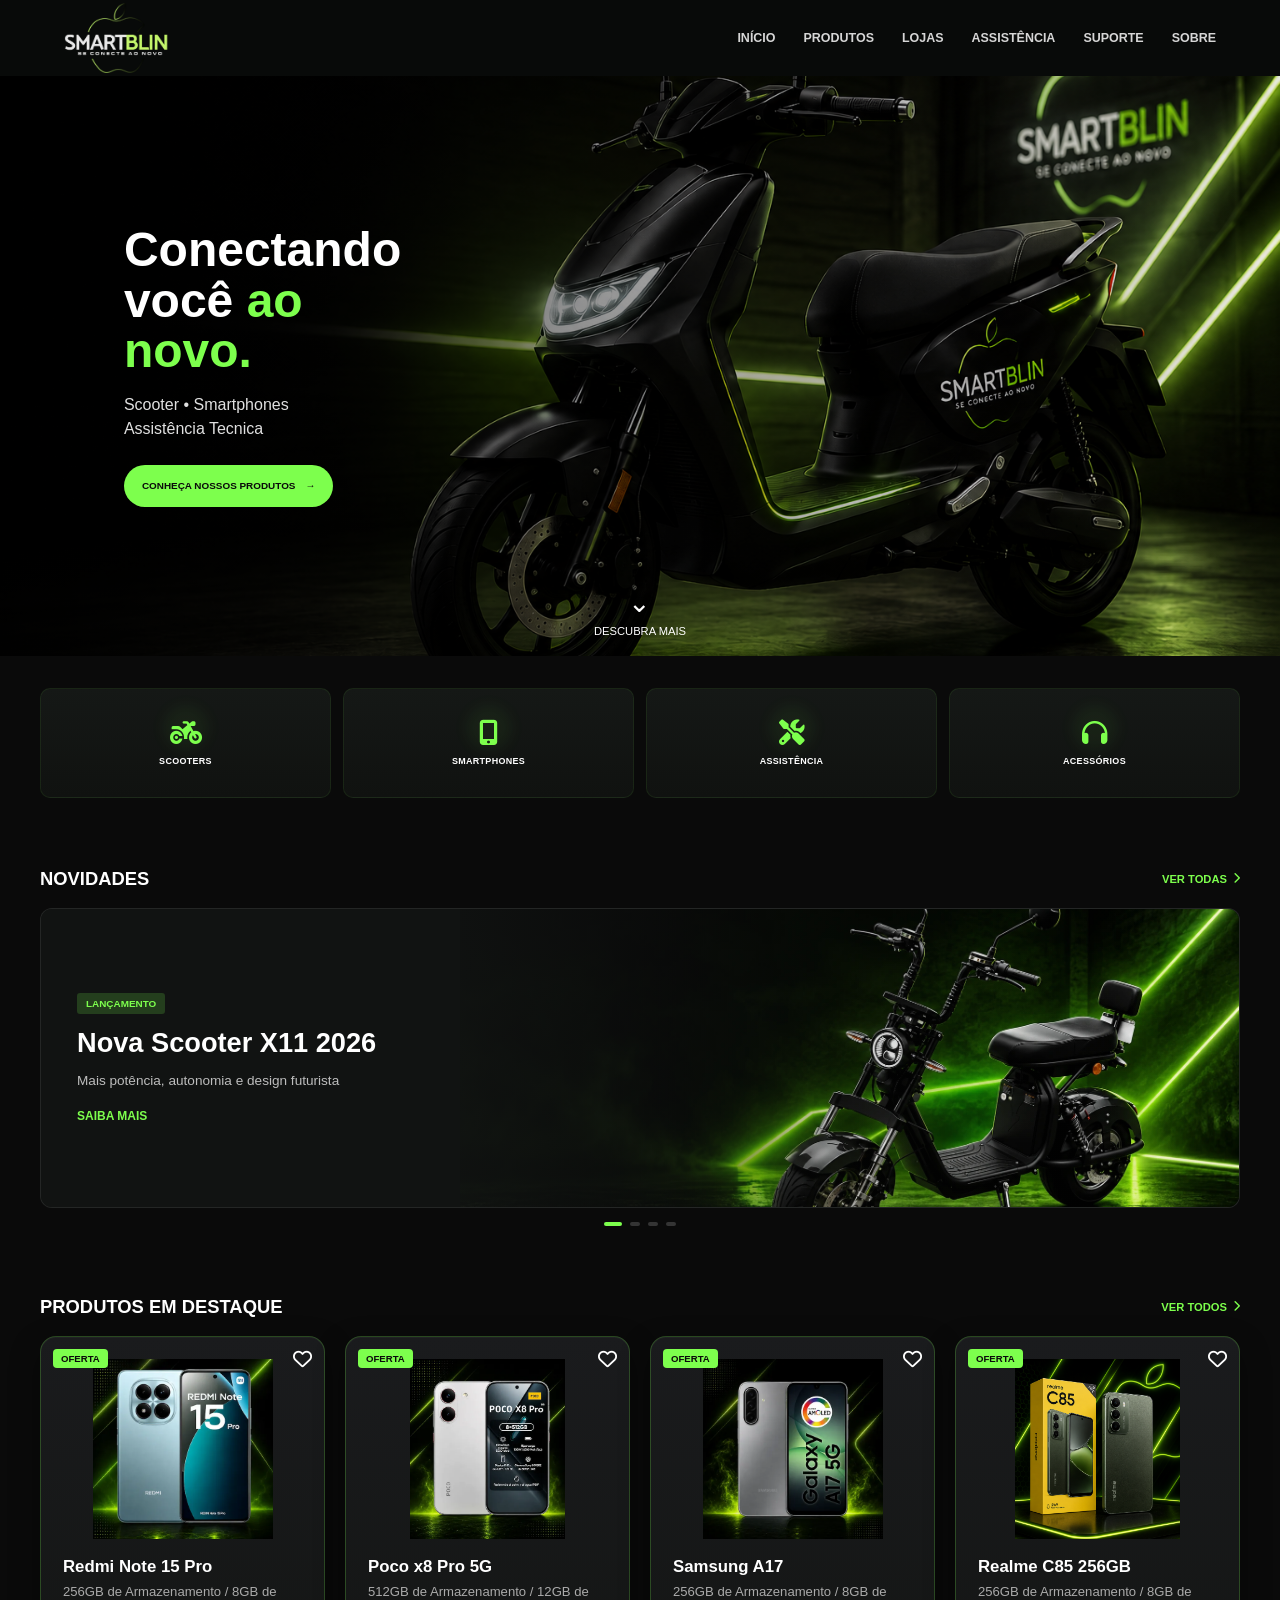
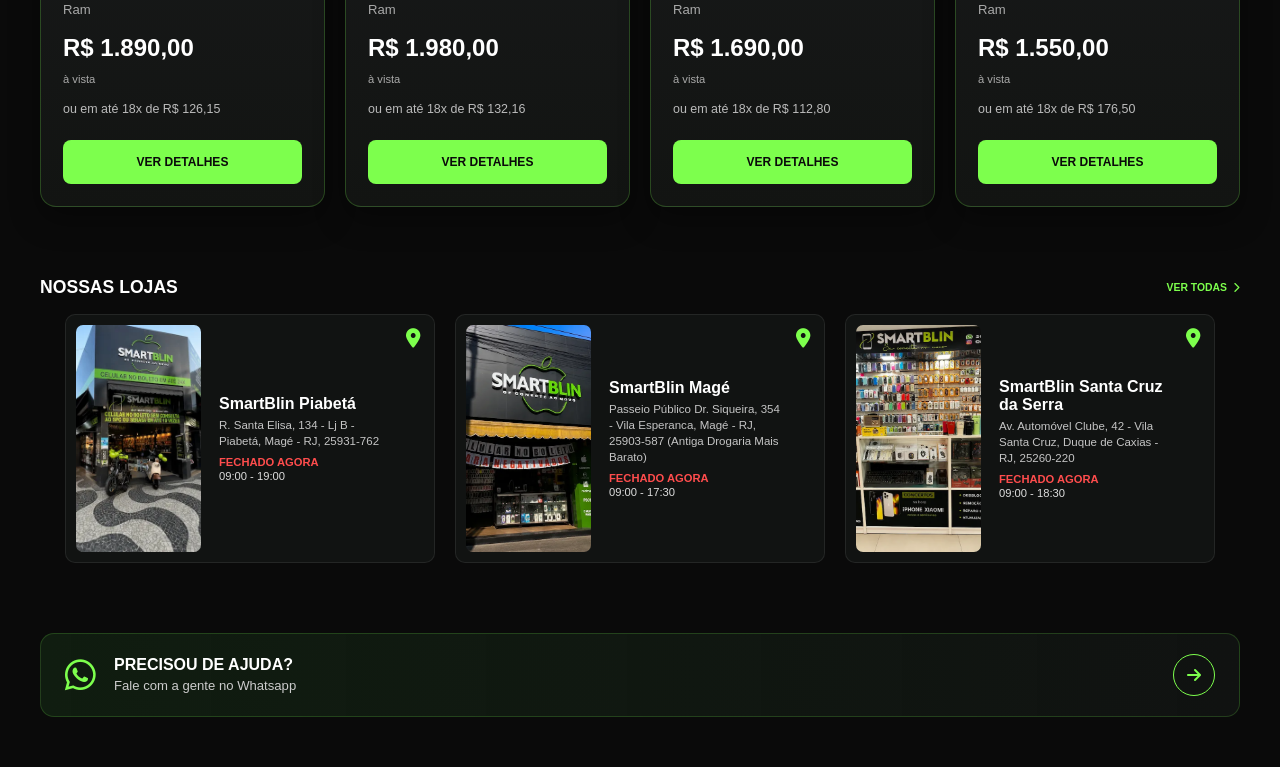
<file: docs/index.html>
<!DOCTYPE html>
<html lang="pt-BR">
<head>
    <meta charset="UTF-8">
    <meta name="viewport" content="width=device-width, initial-scale=1.0">
    <title>Smartblin 2.0</title>
    <link rel="stylesheet" href="css/style.css">
    <link rel="stylesheet" href="css/resposive.css">
    <link rel="stylesheet" href="https://cdnjs.cloudflare.com/ajax/libs/font-awesome/6.7.2/css/all.min.css">
</head>
<body>
    <header class="header">
        <a href="#" class="logo">
            <img src="assets/images/logo-smartblin.webp" alt="Smartblin">
        </a>

        <button class="menu-btn" aria-label="Abrir menu">
            <span></span>
            <span></span>
            <span></span>
        </button>

        <nav class="menu-mobile">
          <div class="menu-topo">
            <img src="assets/images/logo-smartblin.webp" alt="Smartblin">
            <button class="fechar-menu" aria-label="Fechar menu">✕</button>
          </div>

          <div class="menu-divisor"></div>

          <div class="menu-links">

            <a href="index.html" class="ativo">
            <span class="icone-menu">⌂</span>
            <span>Início</span>
            </a>

            <a href="produtos.html">
            <span class="icone-menu">▣</span>
            <span>Produtos</span>
            </a>

            <a href="index.html#lojas">
            <span class="icone-menu">⌖</span>
            <span>Lojas</span>
            </a>

            <a href="assistencia.html">
            <span class="icone-menu">⚒</span>
            <span>Assistência</span>
            </a>

            <a href="index.html#suporte">
            <span class="icone-menu">◉</span>
            <span>Suporte</span>
            </a>

            <a href="index.html#sobre">
            <span class="icone-menu">ⓘ</span>
            <span>Sobre nós</span>
            </a>

          </div>
          
        </nav>

        <div class="menu-overlay"></div>

        <nav class="menu-desktop">
            <a href="index.html">Início</a>
            <a href="produtos.html">Produtos</a>
            <a href="index.html#lojas">Lojas</a>
            <a href="assistencia.html">Assistência</a>
            <a href="index.html#suporte">Suporte</a>
            <a href="index.html#sobre">Sobre</a>
        </nav>
    </header>
    <main>
        <section class="hero" id="inicio">

            <img
            src="assets/images/hero-smartblin.webp"
            alt=""
            class="hero-bg"
            fetchpriority="high"
            decoding="async">

            <div class="hero-overlay"></div>
            <div class="hero-conteudo">
                <h1>Conectando você <span>ao novo.</span></h1>
                <p>Scooter • Smartphones<br>
               Assistência Tecnica</p>
                <a href="#produtos" class="btn-hero">
                    Conheça nossos produtos
                    <span>→</span>
                </a>
            </div>
            <div class="descubra-mais">
                <span>⌄</span>
                <p>Descubra mais</p>
            </div>
        </section>
        <section class="categorias-rapidas">
            <a href="produtos.html" class="categoria-card">
                <i class="fa-solid fa-motorcycle"></i>
                <span>Scooters</span>
            </a>
            <a href="#smartphones" class="categoria-card">
                <i class="fa-solid fa-mobile-screen-button"></i>
                <span>Smartphones</span>
            </a>
            <a href="assistencia.html" class="categoria-card">
                <i class="fa-solid fa-screwdriver-wrench"></i>
                <span>Assistência</span>
            </a>
            <a href="#acessorios" class="categoria-card">
                <i class="fa-solid fa-headphones"></i>
                <span>Acessórios</span>
            </a>
        </section>
        <section class="novidades" id="novidades">
            <div class="titulo-sessao">
                <h2>Novidades</h2>
                <a href="produtos.html">Ver Todas
                <i class="fa-solid fa-chevron-right"></i>
                </a>
            </div>

            <div class="novidades-card">
                <div class="novidades-conteudo">
                    <span class="novidades-tag" id="novidade-tag">
                        Lançamento
                    </span>

                    <h3 id="novidade-titulo">
                        Nova Scooter<br> X11 2026
                    </h3>

                    <p id="novidade-descricao"> Mais potência, autonomia<br>e design futurista.</p>
                    <a href="#" class="novidades-link" id="novidade-link">Saiba mais</a>
                </div>
                <div class="novidades-imagem">
                    <img id="novidade-imagem" src="assets/images/X11-novidades.webp" alt="Scooter X11 2026">
                </div>
            </div>

            <div class="novidades-indicadores">
           
            </div>
        </section>
        <section class="produtos-destaque" id="produtos">
        
        <div class="titulo-sessao">
            <h2>Produtos em Destaque</h2>

            <a href="produtos.html">
                Ver todos
                <i class="fa-solid fa-chevron-right"></i>
            </a>
        </div>

        <div class="produtos-carrossel"></div>
        </section>
    
        <section class="lojas" id="lojas">

            <div class="titulo-secao">
                <h2>Nossas Lojas</h2>

                <a href="produtos.html">
                    Ver todas
                    <i class="fa-solid fa-chevron-right"></i>
                </a>
            </div>

            <div class="lojas-carrossel"></div>

            <div class="lojas-indicadores"></div>
        </section>

        <section class="cta-whatsapp" id="suporte">

            <i class="fa-brands fa-whatsapp"></i>

            <div class="cta-whatsapp-texto">
                <h3>PRECISOU DE AJUDA?</h3>
                <p>Fale com a gente no Whatsapp</p>
            </div>

            <button
                class="cta-whatsapp-btn"
                id="abrir-whatsapp"
               aria-label="Escolher loja para falar no Whatsapp">
                <i class="fa-solid fa-arrow-right"></i>
            </button>
    
            
        </section>
    </main>
    
    <div class="modal-lojas" id="modal-lojas">
        <div class="modal-lojas-overlay"></div>

        <div class="modal-lojas-conteudo">

            <button class="modal-lojas-fechar" aria-label="Fechar">
                <i class="fa-solid fa-xmark"></i>
            </button>

            <h2>Escolha sua loja</h2>

            <p>
                Selecione a unidade para falar diretamente com nossa equipe.
            </p>
                    <div class="modal-lojas-lista"></div>
    </div>
        </div>

    <nav class="nav-inferior">
        <a href="#inicio" class="nav-item ativo">
            <i class="fa-solid fa-house"></i>
            <span>Inicio</span>
        </a>
        <a href="#produtos" class="nav-item">
            <i class="fa-solid fa-bag-shopping"></i>
            <span>Produtos</span>
        </a>
        <a href="#lojas" class="nav-item">
            <i class="fa-solid fa-location-dot"></i>
            <span>Lojas</span>
        </a>


    </nav>
 <script src="js/script.js"></script>
</body>
</html>
</file>
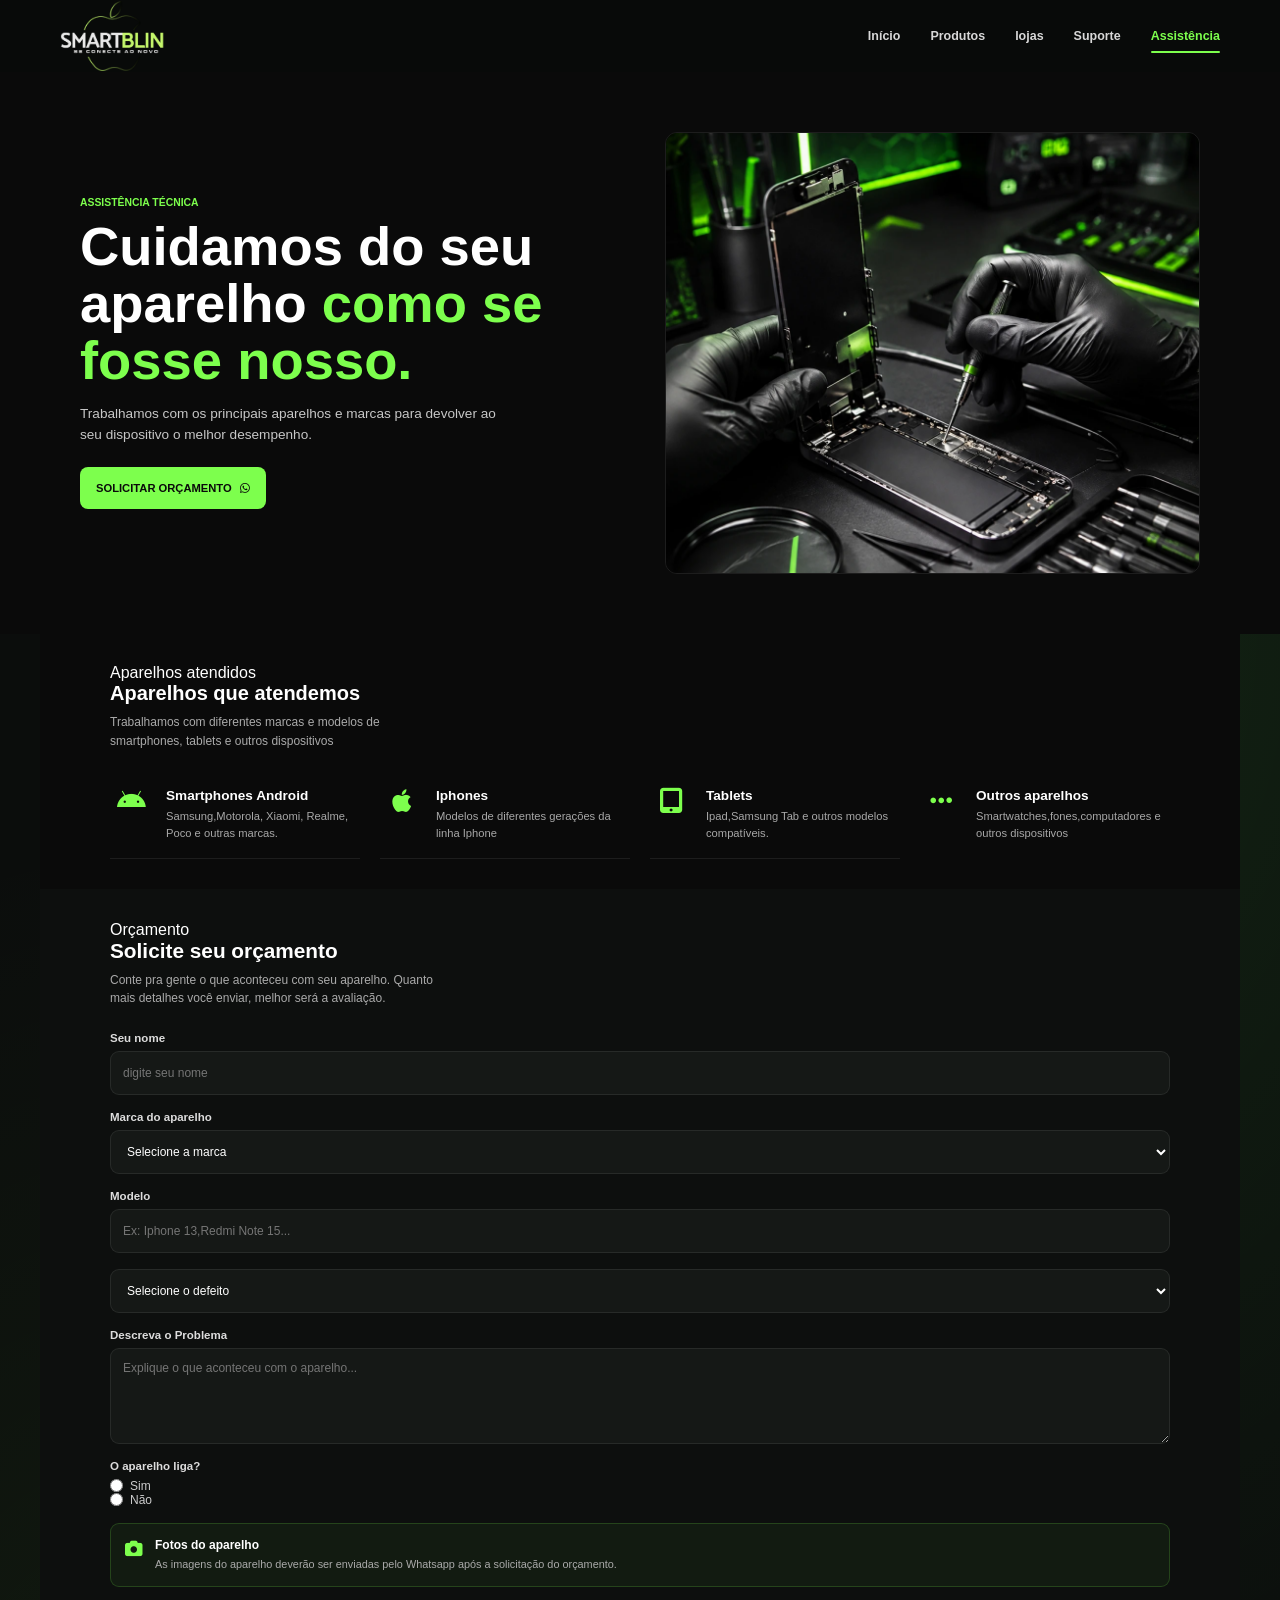
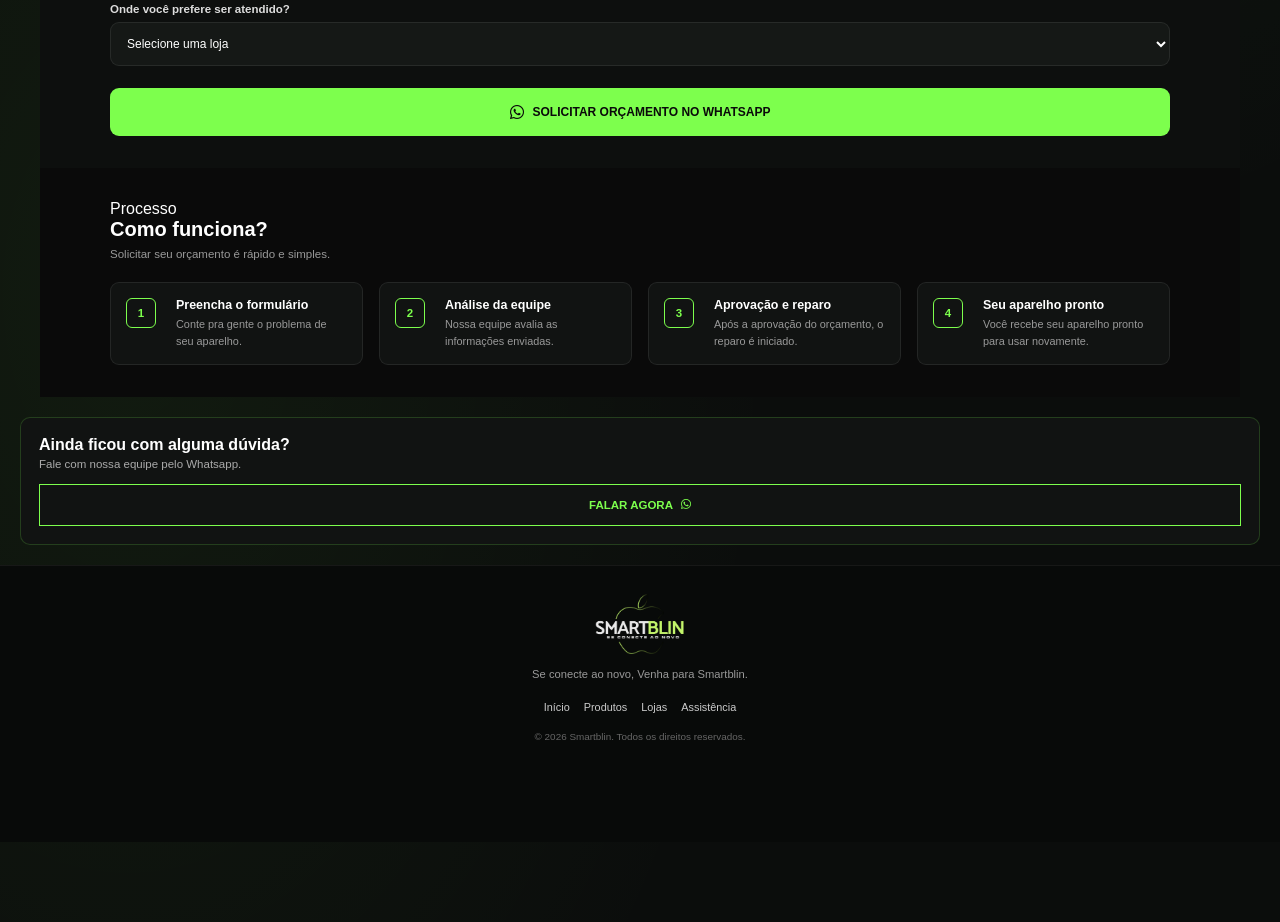
<file: docs/assistencia.html>
<!DOCTYPE html>
<html lang="pt-BR">
<head>
    <meta charset="UTF-8">
    <meta name="viewport" content="width=device-width, initial-scale=1.0">
    <title>Smartblin 2.0</title>
    <link rel="stylesheet" href="css/assistencia.css">
    <link rel="stylesheet" href="css/assistencia-responsive.css">
    <link rel="stylesheet" href="https://cdnjs.cloudflare.com/ajax/libs/font-awesome/6.7.2/css/all.min.css">
</head>
<body>
<header class="header">
    <a href="index.html" class="logo">
        <img src="assets/images/logo-smartblin.webp" alt="Smartblin">
    </a>

    <nav class="menu-desktop">
        <a href="index.html">Início</a>
        <a href="produtos.html">Produtos</a>
        <a href="index.html#lojas">lojas</a>
        <a href="index.html#suporte">Suporte</a>
        <a href="assistencia.html" class="ativo">Assistência</a>
    </nav>



    <nav class="menu-mobile">
        <div class="menu-topo">
            <img src="assets/images/logo-smartblin.webp" alt="Smartblin">

            <button class="fechar-menu" aria-label="fechar menu">
            <i class="fa-solid fa-xmark"></i>
            </button>
        </div>

       <div class="menu-divisor"></div>
        <div class="menu-links">
            <a href="index.html">
                <i class="fa-solid fa-house"></i>
                Inicio
            </a>
            <a href="produtos.html">
                <i class="fa-solid fa-bag-shopping"></i>
                Produtos
            </a>
            <a href="index.html#lojas">
                <i class="fa-solid fa-location-dot"></i>
                Lojas
            </a>
            <a href="index.html#suporte">
                <i class="fa-solid fa-headphones"></i>
                Suporte
            </a>
            <a href="assistencia.html" class="ativo">
                <i class="fa-solid fa-screwdriver-wrench"></i>
                Assistência
            </a>
        </div>
    </nav>

    <div class="menu-overlay"></div>

    <button class="menu-btn">
        <span></span>
        <span></span>
        <span></span>
    </button>

</header>
<main>
    <section class="assistencia-hero">
    
        <div class="assistencia-hero-conteudo">

            <span class="assitencia-tag">
            Assistência Técnica
            </span>

            <h1>
            Cuidamos do seu aparelho
            <span>como se fosse nosso.</span>
            </h1>

            <p>
                Trabalhamos com os principais aparelhos e marcas para devolver ao seu dispositivo o melhor desempenho.
            </p>

            <a href="#orcamento" class="btn-assistencia">
                Solicitar Orçamento
                <i class="fa-brands fa-whatsapp"></i>
            </a>

        </div>

        <div class="assistencia-hero-imagem">
            <img src="assets/images/assistencia.webp" alt="Técnico realizando manutenção em Smartphone" fetchpriority="high" decoding="async">
        </div>

    </section>
    <section class="aparelhos-atendidos">
        <div class="aparelhos-topo">
            <span class="assistencia-tag">Aparelhos atendidos</span>
        
            <h2>Aparelhos que atendemos</h2>

            <p>
                Trabalhamos com diferentes marcas e modelos de smartphones,
                tablets e outros dispositivos
            </p>
        </div>

        <div class="aparelhos-lista">

        <div class="aparelho-item">
            <i class="fa-brands fa-android"></i>

            <div>
                <h3>Smartphones Android</h3>
                <p>
                    Samsung,Motorola, Xiaomi, Realme, Poco e outras marcas.
                </p>
            </div>
        </div>

        <div class="aparelho-item">
            <i class="fa-brands fa-apple"></i>

            <div>
                <h3>Iphones</h3>
                <p>Modelos de diferentes gerações da linha Iphone</p>
            </div>
        </div>

        <div class="aparelho-item">
            <i class="fa-solid fa-tablet-screen-button"></i>

            <div>
                <h3>Tablets</h3>
                <p>Ipad,Samsung Tab e outros modelos compatíveis.</p>
            </div>
        </div>

        <div class="aparelho-item">
            <i class="fa-solid fa-ellipsis"></i>

            <div>
                <h3>Outros aparelhos</h3>
            <p>Smartwatches,fones,computadores e outros dispositivos</p>
            </div>
        </div>
    </div>
</section>

<section class="orcamento" id="orcamento">

    <div class="orcamento-topo">
        <span class="assistencia-tag">Orçamento</span>

        <h2>Solicite seu orçamento</h2>

        <p>
            Conte pra gente o que aconteceu com seu aparelho.
            Quanto mais detalhes você enviar, melhor será a avaliação.
        </p>
    </div>

    <form class="orcamento-form" id="orcamento-form">
        <div class="campo-form">
            <label for="nome-cliente">Seu nome</label>

            <input type="text" id="nome-cliente" placeholder="digite seu nome" required>
        </div>

        <div class="campo-form">
            <label for="marca-aparelho">Marca do aparelho</label>
            <select id="marca-aparelho" required>
                <option value="">Selecione a marca</option>
                <option value="Apple">Apple</option>
                <option value="Samsung">Samsung</option>
                <option value="Motorola">Motorola</option>
                <option value="Xiaomi">Xiaomi</option>
                <option value="Realme">Realme</option>
                <option value="Outra">Outra</option>
            </select>  
        </div>

        <div class="campo-form">
            <label for="modelo-aparelho">Modelo</label>

            <input
                type="text"
                id="modelo-aparelho"
                placeholder="Ex: Iphone 13,Redmi Note 15..."
                required
                >
        </div>

        <div class="campo-form">
            <select id="tipo-defeito" required>
                <option value="">Selecione o defeito</option>
                <option value="Tela quebrada">Tela quebrada</option>
                <option value="Não liga">Não liga</option>
                <option value="Problema na bateria">Problema na bateria</option>
                <option value="Problema no carregamento">Problema no carregamento</option>
                <option value="Câmera">Câmera</option>
                <option value="Áudio">Áudio</option>
                <option value="Outro">Outro</option>
            </select>
        </div>

        <div class="campo-form">
            <label for="descricao-defeito">Descreva o Problema</label>

            <textarea
                id="descricao-defeito"
                rows="5"
                placeholder="Explique o que aconteceu com o aparelho..."
                required
                ></textarea>
        </div>

        <div class="campo-form">
            <label>O aparelho liga?</label>
            <div class="opcoes-radio">

                <label>
                    <input
                        type="radio"
                        name="aparelho-liga"
                        value="sim"
                        required
                        >
                        Sim
                </label>

                <label>
                    <input
                        type="radio"
                        name="aparelho-liga"
                        value="não"
                        >
                        Não
                </label>
            </div>
        </div>

        <div class="campo-form">
            <div class="aviso-fotos">
                <i class="fa-solid fa-camera"></i>

                <div>
                    <strong>Fotos do aparelho</strong>
                    <p>
                        As imagens do aparelho deverão ser enviadas pelo Whatsapp após a solicitação do orçamento.
                    </p>
                </div>
            </div>
        </div>


        <div class="campo-form">
            <label for="loja-atendimento">
                Onde você prefere ser atendido?
            </label>

            <select id="loja-atendimento" required>
                <option value="">
                    Selecione uma loja
                </option>
            </select>
        </div>

        <button
            type="submit"
            class="btn-orcamento-whatsapp">
        <i class="fa-brands fa-whatsapp"></i>
        Solicitar orçamento no Whatsapp
    </button>
    </form>
</section>

<section class="como-funciona">

    <div class="como-funciona-topo">
        <span class="assistencia-tag">Processo</span>

        <h2>Como funciona?</h2>
        <p>
            Solicitar seu orçamento é rápido e simples.
        </p>
    </div>

    <div class="etapas-lista">

        <article class="etapa-item">
            <span class="etapa-numero">1</span>

            <div>
                <h3>Preencha o formulário</h3>
                <p>
                    Conte pra gente o problema de seu aparelho.
                </p>
            </div>
        </article>

        <article class="etapa-item">
            <span class="etapa-numero">2</span>

            <div>
                <h3>Análise da equipe</h3>
                <p>
                    Nossa equipe avalia as informações enviadas.
                </p>
            </div>
        </article>

        <article class="etapa-item">
            <span class="etapa-numero">3</span>

            <div>
                <h3>Aprovação e reparo</h3>
                <p>
                    Após a aprovação do orçamento, o reparo é iniciado.
                </p>
            </div>
        </article>

        <article class="etapa-item">
            <span class="etapa-numero">4</span>

            <div>
                <h3>Seu aparelho pronto</h3>
                <p>
                    Você recebe seu aparelho pronto para usar novamente.
                </p>
            </div>
        </article>
    </div>
</section>

<section class="cta-assistencia">

    <div>
        <h2>Ainda ficou com alguma dúvida?</h2>
        <p>Fale com nossa equipe pelo Whatsapp.</p>
    </div>

    <a href="#" class="cta-assistencia-btn" id="abrir-whatsapp">
        Falar agora
        <i class="fa-brands fa-whatsapp"></i>
    </a>
</section>

  <div class="modal-lojas" id="modal-lojas">
        <div class="modal-lojas-overlay"></div>

        <div class="modal-lojas-conteudo">

            <button class="modal-lojas-fechar" aria-label="Fechar">
                <i class="fa-solid fa-xmark"></i>
            </button>

            <h2>Escolha sua loja</h2>

            <p>
                Selecione a unidade para falar diretamente com nossa equipe.
            </p>
                    <div class="modal-lojas-lista"></div>
    </div>
        </div>
        <div class="modal-lojas-lista"></div>
</main>
<footer class="footer">
    <img src="assets/images/logo-smartblin.webp" alt="Smartblin">

    <p>
        Se conecte ao novo, Venha para Smartblin.
    </p>
    <div class="footer-links">
        <a href="index.html">Início</a>
        <a href="produtos.html">Produtos</a>
        <a href="index.html#lojas">Lojas</a>
        <a href="assistencia.html">Assistência</a>
    </div>

    <span>&copy 2026 Smartblin. Todos os direitos reservados. </span>
</footer>
<script src="js/assistencia.js"></script>
</body>
</html>
</file>
<file: docs/css/style.css>
/* =========================================================
    CONFIGURAÇÕES GERAIS
============================================================ */
* {
    margin: 0;
    padding: 0;
    box-sizing: border-box;
}

:root {
    --verde: #7DFF4D;
    --preto: #0A0A0A;
    --cinza: #1E1E1E;
    --branco: #ffffff;
}

.menu-desktop {
    display: none;
}

html {
    scroll-behavior: smooth;
}

section {
    scroll-margin-top: 80px;
    padding-inline: 20px;
}

body {
    background: var(--preto);
    color: var(--branco);
    font-family: "Montserrat",sans-serif;
    padding-bottom: 80px;
}

#produtos,
#lojas,
#suporte {
    scroll-margin-top: 20px;
}

#lojas {
    scroll-margin-top: 30px;
}

.novidades,
.produtos,
.lojas {
    margin-top: 45px;
}

/* =========================================================
    HEADER
============================================================ */ 

.header {
  position: relative;
  z-index: 100;

  width: 100%;
  height: 76px;

  display: flex;
  align-items: center;
  justify-content: space-between;

  padding: 0 22px;

  background: #080a09;
}
/* ============================================================
    LOGO  
=============================================================== */


.logo {
    display: flex;
    align-items: center;
}

.logo img {
    width: 90px;
    height: auto;
    display: block;
}

/* ===============================================================
    MENU MOBILE
================================================================== */

.menu-btn {
  width: 24px;
  height: 21px;
  display: flex;
  flex-direction: column;
  justify-content: space-between;
  padding: 2px 0;
  background: transparent;
  border: 0;
  cursor: pointer;
}

.menu-btn span {
    display: block;
    width: 100%;
    height: 2px;
    background: var(--verde);
    border-radius: 2px;
}

.menu-mobile {
    position: fixed;
    top: 0;
    right: -100%;

    width: 70%;
    max-width: 300px;
    height: 100vh;

    background: #111312;
    padding: 18px;
    z-index: 1000;
    border-left:1px solid rgba(255,255,255,0.06);
    transition: right 0.35s ease;
}

.menu-mobile.ativo {
    right: 0;
}

.menu-overlay {
    position: fixed;
    inset: 0;

    background: rgba(0,0,0,0.6);
    opacity: 0;
    visibility: hidden;
    z-index: 999;
    transition: opacity 0.3s ease;
}



.menu-overlay.ativo{
    opacity: 1;
    visibility: visible;
}

.menu-divisor {
    height: 1px;
    margin: 8px 0 14px;
    background: rgba(255,255,255,0.08);
}
/* =======================================================
    Topo do Menu
========================================================== */

.menu-topo{
    display: flex;
    align-items: center;
    justify-content: space-between;
    min-height: 50px;
    margin-bottom: 40px;
}

.menu-topo img {
    width: 85px;
    height: auto;
}

/* =======================================================
    Botão Fechar
========================================================== */

.fechar-menu {
    background: transparent;
    border: none;

    color: var(--branco);

    font-size: 1.3rem;
    font-weight: 300;
    cursor: pointer;
}

/* ========================================================
    Links
=========================================================== */

.menu-links {
    display: flex;
    flex-direction: column;
    gap: 2px;
    padding: 8px;
    border: 1px solid rgba(255,255,255,0.16);
    border-radius: 10px;
}

.menu-links a {
    display: flex;
    align-items: center;
    gap: 12px;
    min-height: 44px;
    padding: 0 12px;
    color: #e4e4e4;
    text-decoration: none;
    font-size: 0.85rem;
    font-weight: 600;
    border-radius: 6px;
    transition: 0.25s ease;
}

.menu-links a:hover {
    color: var(--verde);
    background: rgba(125,255,77,0.08);
}

.menu-links i {
    width: 20px;
    text-align: center;
    font-size: 0.95rem;
}


.icone-menu {
    width: 22px;
    display: flex;
    justify-content: center;
    font-size: 1rem;
}

.menu-links a:ativo {
    color: var(--verde);
    background: rgba(125,255,77,0.8);
    border: 1px solid rgba(125,255,77,0.06);
}

/* ==========================================================
    Hero
============================================================= */

.hero-overlay {
    position: absolute;
    inset: 0;
    background: linear-gradient(
        90deg,
        rgba(0,0,0,0.80) 0%,
        rgba(0,0,0,0.35) 55%,
        rgba(0,0,0,0.05) 100%
    );
}

.hero-conteudo {
    position: relative;
    z-index: 2;
    width: 290px;
    transform: translateY(-75px);
}

.hero-conteudo p {
    font-size: 0.8rem;
    line-height: 1.5;
    color: #e1e1e1;
    margin-bottom: 20px;
}

.hero h1 {
    font-family: "Montserrat", sans-serif;
    font-size: 1.8rem;
    font-weight: 800;
    line-height: 1.05;
    max-width: 290px;
    margin-bottom: 16px;
}

.hero h1 span {
    color: var(--verde);
}

.hero p {
    color: #e0e0e0;
    font-size: 0.95rem;
    line-height: 1.5;
    margin-bottom: 24px;
}

.btn-hero {
    display: inline-flex;
    align-items: center;
    gap: 10px;

    min-height: 42px;
    background: var(--verde);
    color: var(--preto);

    padding: 0px 18px;
    border-radius: 30px;

    text-decoration: none;
    font-size: 0.62rem;
    font-weight: 800;
    text-transform: uppercase;
}

.descubra-mais {
    position: absolute;
    left: 50%;
    bottom: 16px;
    transform: translateX(-50%);
    z-index: 2;
    text-align: center;
}

.descubra-mais span {
    display: block;
    color: var(--branco);
    font-size: 1.7rem;
}

.descubra-mais p {
    margin: 4px 0 0;
    color: var(--branco);
    font-size:0.7rem;
    text-transform: uppercase;
}

.hero {
    position: relative;
    height: 480px;
    display: flex;
    align-items: center;
    padding: 30px 22px;
    overflow: hidden;
}

.hero-bg {
    position: absolute;
    inset: 0;
    width: 100%;
    height: 100%;
    object-fit: cover;
    object-position: 62% center;
    display: block;
}

/* ===============================================================
    CATEGORIAS RÁPIDAS
================================================================== */   

.categorias-rapidas {
    display: grid;
    grid-template-columns: repeat(4,1fr);
    gap:6px;
    padding: 10px 20px 26px;
    background: var(--preto);
    
}

.categoria-card {
    position: relative;
    min-width: 0;
    height:96px;
    display:flex;
    flex-direction: column;
    align-items: center;
    justify-content: center;
    gap: 10px;
    background:linear-gradient(
        180deg,
        #151816 0%,
        #101210 100%
    );
    border: 1px solid rgba(125,255,77,0.08);
    border-radius:10px;
    color: var(--branco);
    text-decoration: none;
    overflow: hidden;
    transition: 
    transform 0.2s ease,
    border-color 0.2s ease,
    background 0.2s ease;
}

.categoria-card::before {
    content: "";
    position: absolute;
    width: 46px;
    height: 46px;
    top: 16px;
    background: rgba(125,255,77,0.08);
    border-radius: 50%;
    filter: blur(8px);
    opacity: 0.7;
}

.categoria-card i {
    position: relative;
    z-index: 1;
    color: var(--verde);
    font-size: 1.7rem;
    transition: transform 0.2s ease;
}

.categoria-card span {
    position: relative;
    z-index: 1;
    font-size: 0.56rem;
    font-weight: 700;
    text-transform: uppercase;
    white-space: nowrap;
    letter-spacing: 0.02rem;
}

.categoria-card:active {
    transform: scale(0.96);
    border-color: rgba(125,255,77,0.30);
    background: rgba(125,255,77,0.06);
}

/* ============================================
    Novidades
===============================================*/

.novidades {
    padding: 24px 20px 30px;
    background: var(--preto);
}

.titulo-sessao{
    display: flex;
    align-items: center;
    justify-content: space-between;
    margin-bottom: 14px;
}

.titulo-sessao h2 {
    color: var(--branco);
    font-size: 1rem;
    font-weight: 800;
    text-transform: uppercase;
}

.titulo-sessao > a {
    display: flex;
    align-items: center;
    gap: 6px;
    color: var(--verde);
    font-size:0.65rem;
    font-weight: 700;
    text-decoration: none;
    text-transform: uppercase;

}

.novidades-card {
    position: relative;
    min-height: 170px;
    display:flex;
    align-items: stretch;
    overflow: hidden;
    background: #111312;
    border: 1px solid rgba(255,255,255,0.08);
    border-radius: 8px;
    transition: opacity 0.3s ease;
}

.novidades-card.trocando{
    opacity: 0;
}

.novidades-conteudo {
    position: relative;
    z-index: 2;
    width: 55%;
    padding: 16px;
    
}

.novidades-tag {
    display: inline-block;
    margin-bottom: 10px;
    padding: 4px 7px;
    background: rgba(125,255,77,0.18);
    color: var(--verde);
    border-radius: 3px;
    font-size: 0.55rem;
    font-weight: 700;
    text-transform: uppercase;
    align-self: flex-start;
    width: auto;
}

.novidades-conteudo h3{
    margin-bottom: 8px;
    color:var(--branco);
    font-size: 1rem;
    line-height: 1.15;
}

.novidades-conteudo p {
    margin-bottom: 12px;
    color:#bdbdbd;
    font-size: 0.65rem;
    line-height: 1.5;
}

.novidades-link {
    color: var(--verde);
    font-size: 0.65rem;
    font-weight: 800;
    text-decoration: none;
    text-transform: uppercase;
}

.novidades-imagem {
    position: absolute;
    right:0;
    bottom:0;
    width:62%;
    height:100%;
    overflow: hidden;
    display:flex;
    align-items: flex-end;
    justify-content: center;
}

.novidades-imagem img {
    width:100%;
    height: 100%;
    object-fit: cover;
    object-position: 60% center;
    display: block;
}

.novidades-indicadores {
    display:flex;
    align-items: center;
    justify-content: center;
    gap: 8px;
    margin-top: 12px;
}

.indicador {
    width:10px;
    height:4px;
    padding:0;
    background: #343434;
    border: none;
    border-radius: 10px;
    cursor: pointer;
    transition:
    width 0.3s ease,
    background 0.3s ease,
    transform 0.3s ease;
}

.indicador.ativo {
    width: 18px;
    background: var(--verde);
}

.indicador:hover {
    transform: scale(1.15);
}

.novidades-card::after {
    content:"";
    position:absolute;
    inset:0;
    background: linear-gradient(
        90deg,
        #111312 0%,
        rgba(17,19,18,0.95) 35%,
        rgba(17,19,18,0.65) 48%,
        rgba(17,19,18,0.15) 68%,
        transparent 100%
    );
    pointer-events: none;
}
/* ===================================================================
    Produtos em Destaque
====================================================================== */

.produtos-destaque {
    padding: 28px 20px;
    background: var(--preto);
}

.produtos-carrossel {
    display: flex;
    gap: 12px;
    overflow-x: auto;
    scroll-snap-type: x mandatory;
    padding-bottom: 10px;
    scrollbar-width: none;
}

.produtos-carrossel::-webkit-scrollbar {
    display: none;
}

.produto-card {
    flex: 0 0 85%;
    min-width: 0;
    scroll-snap-align: start;
    background: linear-gradient(
        180deg,
        #1a1b1d 0%,
        #121412 100%
    );
    border: 1px solid rgba(125,255,77,0.22);
    border-radius: 14px;
    box-shadow:
    0 12px 30px rgba(0,0,0,0.35),
    inset 0 1px 0 rgba(255,255,255,0.03);
    padding: 16px;
    position: relative;
    overflow: hidden;
}

.produto-oferta {
    position:absolute;
    top: 12px;
    left:12px;
    padding:4px 8px;
    background: var(--verde);
    color: var(--preto);
    font-size: 0.6rem;
    font-weight:800;
    text-transform: uppercase;
    border-radius: 4px;
}

.produto-favorito{
    position:absolute;
    top: 12px;
    right:12px;
    background: transparent;
    border: none;
    color: var(--branco);
    font-size: 1.2rem;
    cursor: pointer;
}
.produto-imagem {
    width:100%;
    height:220px;
    display: flex;
    align-items: center;
    justify-content: center;
    margin-bottom: 16px;
}
.produto-imagem img {
    width: 100%;
    height:100%;

    object-fit: contain;
}

.produto-card h3 {
    color: var(--branco);
    font-size: 1rem;
    font-weight: 700;
    margin-bottom: 6px;
}
.produto-especificacao {
    color: #aaa;
    font-size: 0.78rem;
    margin-bottom:12px;
    line-height: 1.4;
}
.produto-preço {
    color: var(--verde);
    font-size: 1.35rem;
    font-weight: 800;
    line-height: 1;
}

.produto-avista {
    color: #aaa;
    font-size: 0.7rem;
    font-weight: 500;
    margin-top: 5px;
}

.produto-preco-container {
    display:flex;
    flex-direction: column;
    align-items: flex-start;
    gap:6px;
    margin-top: 14px;
}

.produto-parcelamento {
    color: #bbb;
    font-size: 0.75rem;
    margin:10px 0 16px;
    line-height: 1.4;
}
.produto-detalhes{
    width: 100%;
    min-height: 44px;
    display: flex;
    align-items: center;
    justify-content: center;
    background: var(--verde);
    color: var(--preto);
    border-radius: 8px;
    font-size: 0.75rem;
    font-weight: 800;
    text-decoration: none;
    text-transform: uppercase;
}

/* ========================================================
        Nossas Lojas
=========================================================== */

.lojas {
    padding: 30px 20px;
    background:var(--preto);
}

.lojas .titulo-secao {
    display: flex;
    align-items: center;
    justify-content: space-between;
    margin-bottom: 16px;
}

.lojas .titulo-secao h2 {
    color: var(--branco);
    font-size: 1.1rem;
    text-transform: uppercase;
}

.lojas .titulo-secao a {
    display:flex;
    align-items:center;
    gap:6px;

    color: var(--verde);
    font-size: 0.65rem;
    font-weight: 700;
    text-decoration: none;
    text-transform: uppercase;
}

.lojas-carrossel {
    display: flex;
    gap: 12px;
    overflow-x:auto;
    scroll-snap-type: x mandatory;
    scrollbar-width: none;
}

.lojas-carrossel::-webkit-scrollbar {
    display:none;
}

.loja-card {
    flex: 0 0 92%;
    position:relative;
    display:grid;
    grid-template-columns: 110px 1fr;
    min-height: 125px;
    padding: 10px;
    background: #111312;
    border: 1px solid rgba(255,255,255,0.08);
    border-radius: 10px;
    scroll-snap-align: start;
}

.loja-imagem {
    width: 110px;
    height: 100%;
    border-radius: 7px;

}
.loja-imagem img {
    width:110px;
    height: 100%;
    border-radius:7px ;
    overflow: hidden;
}

.loja-imagem img {
    width: 100%;
    height: 100%;
    object-fit: cover;
}

.loja-conteudo {
    display: flex;
    flex-direction: column;
    justify-content: center;
    padding-right: 25px;
    padding-left: 25px;
}

.loja-conteudo h3 {
    color:var(--branco);
    font-size: 0.9rem;
    margin-bottom: 4px;
}

.loja-endereço {
    color: #c5c5c5;
    font-size: 0.68rem;
    margin-bottom:4px;
}

.loja-endereco {
    color: #c5c5c5;
    font-size:0.68rem;
    line-height: 1.4;
    margin-bottom: 7px;
}

.loja-status {
    color:var(--verde);
    font-size: 0.65rem;
    font-weight: 800;
    text-transform: uppercase;
}

.loja-horario {
    color:#ddd;
    font-size:0.65rem;
    margin-top: 2px;
}

.loja-pin {
    position: absolute;
    top: 14px;
    right: 14px;
    color: var(--verde);
    font-size: 1.2rem;
}

.loja-status.aberto {
    color: var(--verde);
}

.loja-status.fechado {
    color: #ff4d4d;
}

/* =================================================================
        CTA Whatsapp
==================================================================== */

.cta-whatsapp {
    margin: 20px;
    padding: 14px 16px;

    display:flex;
    align-items: center;
    gap: 12px;

    background: linear-gradient(
        90deg,
        rgba(89,255,89,0.08),
        rgba(17,19,18,0.95)
    );

    border: 1px solid rgba(125,255,77,0.18);
    border-radius: 10px;

    transition: 
    transform 0.2s ease,
    background 0.2s ease;
}

.cta-whatsapp:active {
    transform: scale(0.98);
}

.cta-whatsapp > i {
    color: var(--verde);
    font-size: 1.8rem;
}

.cta-whatsapp-texto {
    flex: 1;
}

.cta-whatsapp-texto h3 {
    color: var(--branco);
    font-size: 0.85rem;
    margin: 0;
}

.cta-whatsapp-texto p {
    color: #ccc;
    font-size: 0.72rem;
    margin: 2px 0 0;
}

.cta-whatsapp-btn {
    width: 34px;
    height: 34px;

    display: flex;
    align-items: center;
    justify-content: center;

    background: transparent;
    border: 1px solid var(--verde);
    border-radius: 50%;

    color: var(--verde);
    text-decoration: none;

    transition: 0.3s ease;
}

.cta-whatsapp-btn:hover {
    background: var(--verde);
    color: var(--preto);
}

/* ==================================================================
        Navegação Inferior
===================================================================== */

.nav-inferior {
    position: fixed;
    left: 50%;
    bottom: 0;

    transform: translateX(-50%);

    width: 100%;
    max-width: 430px;
    height: 68px;

    display: grid;
    grid-template-columns: repeat(3,1fr);
    background: rgba(10,10,10, 0.96);
    border-top:1px solid rgba(255,255,255,0.08);
    z-index: 900;
}

.nav-item {
    display: flex;
    flex-direction: column;
    align-items: center;
    justify-content: center;
    gap: 4px;
    color: #d5d5d5;
    text-decoration: none;
    font-size: 0.62rem;
    transition: 0.25s ease;
}

.nav-item i {
    font-size: 1.05rem;
}

.nav-item.ativo {
    color: var(--verde);

}
.loja-horario {
    color:#ddd;
    font-size: 0.65rem;
    margin-top:2px;
}

.loja-pin {
    position:absolute;
    top:14px;
    right: 14px;
    color: var(--verde);
    font-size: 1.2rem;
}

/* ======================================================
                Modal Lojas
======================================================= */

.modal-lojas {
    position: fixed;
    inset: 0;

    display: flex;
    align-items: center;
    justify-content: center;

    padding: 20px;
    opacity: 0;
    visibility: hidden;
    z-index: 2000;
    transition: 0.3s ease;
}

.modal-lojas.ativo {
    opacity: 1;
    visibility: visible;
}

.modal-lojas-overlay {
    position: absolute;
    inset: 0;

    background: rgba(0,0,0,0.72);
    backdrop-filter: blur(5px);
}

/* Janela */

.modal-lojas-conteudo {
    position: relative;
    z-index: 2;
    width: 100%;
    max-width: 430px;
    padding: 26px;
    background: linear-gradient(
        180deg,
        #171a18 0%,
        #101211 100%
    );
    border-top: 1px solid rgba(125,255,77,0.20);
    border-radius: 18px;

    box-shadow:
    0 25px 60px rgba(0,0,0, 0.55),
    0 0 30px rgba(125,255,77,0.06);

    transform: translateY(20px) scale(0.97);
    transition: transform 0.3s ease;
}

.modal-lojas.ativo .modal-lojas-conteudo {
    transform: translateY(0) scale(1);
}

.modal-lojas-fechar {
    position: absolute;
    top: 18px;
    right: 18px;
    width: 34px;
    height: 34px;
    display: flex;
    align-items: center;
    justify-content: center;
    background: transparent;
    border: 1px solid rgba(255,255,255,0.08);
    border-radius: 50%;
    color: var(--branco);
    cursor: pointer;
    transition: 0.2s ease;
}

.modal-lojas-fechar:hover {
    color: var(--verde);
    border-color: rgba(125,255,77,0.30);
}

.modal-lojas-conteudo h2 {
    margin-bottom: 6px;
    color: var(--branco);
    font-size: 1.25rem;
    font-weight: 800;
}

.modal-lojas-conteudo > p {
    margin-bottom: 22px;
    color: #a9ada9;
    font-size: 0.78rem;
    line-height: 1.5;
}

.modal-lojas-lista {
    display: flex;
    flex-direction: column;
    gap: 10px;
}

.modal-loja-item {
    appearance: none;
    width: 100%;
    display: grid;
    grid-template-columns: 38px 1fr 30px;
    align-items: center;
    gap: 12px;
    padding: 14px 16px;
    background: rgba(255,255,255,0.025);
    color: var(--branco);
    border: 1px solid rgba(255,255,255,0.08);
    border-radius: 12px;
    font-family: inherit;
    text-align: left;
    cursor: pointer;
    transition: 
    transform 0.2s ease,
    border-color 0.2s ease,
    background 0.2s ease;
}

.modal-loja-item > i:first-child {
    width: 34px;
    height: 34px;
    display: flex;
    align-items: center;
    justify-content: center;
    background: rgba(125,255,77,0.10);
    border: 1px solid rgba(125,255,77,0.18);
    border-radius: 50%;
    color: var(--verde);
}
.modal-loja-item > i:last-child {
    color: var(--verde);
    transition: transform 0.2s ease;
}

.modal-loja-item div {
    display: flex;
    flex-direction: column;
    gap: 4px;
}

.modal-loja-item strong {
    color: var(--branco);
    font-size: 0.84rem;
    font-weight: 700;
}

.modal-loja-item span {
    color:#8f948f;
    font-size: 0.68rem;
}
</file>
<file: docs/css/resposive.css>
@media (min-width: 768px) and (max-width: 991px) {
    /* Tablets */
    .header {
        padding: 0 32px;
    }

    .hero {
        height: 560px;
        padding: 0 48px;
        background-position: 62% center;
    }

    .hero-conteudo {
        width: 320px;
        max-width: 320px;
        transform: none;
    }

    .hero h1 {
        font-size: 2.4rem;
    }

    .hero-conteudo p {
        font-size: 0.9rem;
    }

    .categorias-rapidas,
    .novidades,
    .produtos-destaque,
    .lojas,
    .cta-whatsapp {
        width: calc(100% - 48px);
        margin-left: auto;
        margin-right: auto;
    }

    .categorias-rapidas {
        gap: 10px;
    }

    .categoria-card {
        min-height: 100px;
    }

    .novidades-conteudo {
        width: 48%;
        padding: 24px;
    }

    .novidades-imagem {
        width: 62%;
    }

    .produtos-carrossel {
        gap: 16px;
    }

    .produto-card {
        flex: 0 0 46%;
    }

    .loja-card {
        flex: 0 0 70%;
    }

    .cta-whatsapp {
        margin-bottom: 40px;
        margin-top: 50px;
    }
}

@media (min-width: 992px) {
    /* Desktops */
    .nav-inferior {
        display: none;
    }

    body {
        padding-bottom: 0;
    }

    /* ================ HEADER ==================== */
    
    .header {
        height: 76px;
        padding: 0 5%;

        display: flex;
        align-items: center;
        justify-content: space-between;
    }

    .header .logo img {
        width: 105px;
    }

    .menu-btn {
        display: none;
    }

    .menu-desktop {
        display: flex;
        align-items: center;
        gap: 28px;
    }

    .menu-desktop a {
        position: relative;
        color: #d6d6d6;
        text-decoration: none;
        font-size: 0.78rem;
        font-weight: 600;
        text-transform: uppercase;
        transition: 0.25s ease;
    }

    .menu-desktop a:hover {
        color:var(--verde);
    }

    .menu-desktop a::after {
        content:"";
        position: absolute;
        left: 0;
        bottom: -7px;
        width: 0;
        height: 2px;
        background: var(--verde);
        transition: width 0.25s ease;
    }

    .menu-desktop a:hover::after {
        width: 100%;
    }


    .menu-mobile,
    .menu-overlay {
        display: none;
    }
    /* =============== HERO ======================== */

    .hero {
        height: 580px;
        padding: 0 8%;
        align-items: center;
        background-position: center;
    }

    .hero-bg {
        object-position: center;
    }

    .hero-conteudo {
        max-width: 380px;
        width: 380px;
        transform: none;
        margin-left: 2%;
    }

    .hero h1 {
        font-size: 3rem;
        line-height: 1.05;
    }

    .hero-conteudo p {
        font-size: 1rem;
    }

    /* ===============================================
                CONTAINER DESKTOP
    ================================================= */
    
    .categorias-rapidas,
    .novidades,
    .produtos-destaque,
    .lojas,
    .cta-whatsapp {
        width: calc(100% - 80px);
        max-width: 1200px;
        margin-left: auto;
        margin-right: auto;
    }

    .categorias-rapidas {
        grid-template-columns: repeat(4,1fr);
        gap: 12px;
        padding: 16px 0 0;
        max-width: 1200px;
        margin: 16px auto 0;
        display: grid;
        grid-template-columns: repeat(4,1fr);
    }

    .categoria-card {
        height: 110px;
        min-height: 105px;

        display: flex;
        flex-direction: column;
        align-items: center;
        justify-content: center;
        gap: 10px;
    }

    .categoria-card i {
        font-size: 1.6rem;
    }


    .novidades {
        width:calc(100% - 80px) ;
        max-width: 1200px;
        margin: 70px auto 0;
        padding: 0;
    }

    .titulo-sessao {
        margin-bottom: 18px;
    }

    .titulo-sessao h2 {
        font-size: 1.15rem;
    }

    .titulo-sessao > a {
        font-size: 0.7rem;
    }

    .novidades-card {
        height: 300px;
        min-height: 280px;
        border-radius: 12px;
    }

    .novidades-conteudo {
        width: 45%;
        display: flex;
        flex-direction: column;
        justify-content: center;
        padding: 36px;
    }

    .novidades-tag {
        margin-bottom: 14px;
        padding: 5px 9px;
        font-size: 0.62rem;
    }

    .novidades-conteudo h3 {
        max-width: 320px;
        margin-bottom: 12px;
        font-size: 1.7rem;
        line-height: 1.1;
    }

    .novidades-conteudo p {
        max-width: 340px;
        margin-bottom: 18px;
        font-size: 0.85rem;
        line-height: 1.6;
    }

    .novidades-link {
        font-size: 0.75rem;
    }



    .novidades-indicadores {
        margin-top: 14px;
    }

    .novidades-imagem {
        width: 65%;
        height: 100%;
    }

    .novidades-imagem img {
        width: 100%;
        height: 100%;
        object-fit: cover;
        object-position: 65% center;
    }

    .novidades-card::after {
        background: linear-gradient(
            90deg,
            #111312 0%,
            rgba(17,19,18,0.95) 32%,
            rgba(17,19,18,0.65) 47%,
            rgba(17,19,18,0.15) 68%,
            transparent 100%
        );
    }


    .categoria-card:hover {
        transform:translateY(-4px);
        border-color: rgba(125,255,77,0.28);
        background: rgba(125,255,77,0.05);
    }

    .categoria-card:hover i {
        transform: scale(1.08);
    }

    /* ===============================================
        PRODUTOS - DESKTOP
    ================================================ */ 

    .produtos-destaque {
        width: calc(100% - 80px);
        max-width: 1200px;
        margin: 70px auto 0;
        padding: 0;
    }

    .produtos-carrossel {
        display: grid;
        grid-template-columns: repeat(3,1fr);
        gap: 20px;
        overflow: visible;
        padding-bottom: 0;
        display: flex;
        justify-content: center;
        flex-wrap: wrap;

    }

    .produto-card {
        flex: 0 1 280px;
        width: 280px;
        padding: 22px;
        border-radius: 16px;
        transition:
        transform .25s ease,
        box-shadow +25s ease;
    }

    .produto-card:hover {
        transform: translateY(-6px);
        box-shadow:
        0 18px 40px rgba(0,0,0,.45),
        0 0 18px rgba(125,255,77,.12);
    }

    .produto-imagem {
        height: 180px;
        margin-bottom: 18px;
    }

    .produto-card h3 {
        font-size: 1.05rem;
    }

    .produto-especificacao {
        font-size: .82rem;
    }

    .produto-preco {
        font-size: 1.5rem;
    }

    .produto-parcelamento {
        font-size: .78rem;
    }

    .produtos-detalhes {
        min-height: 46px;
        font-size: .78rem;
    }

    /* ===============================================
            LOJAS - DESKTOP
    ================================================= */

    .lojas {
        width: calc(100% - 80px);
        max-width: 1200px;
        margin: 70px auto 0;
        padding: 0;
    }

    .lojas-carrossel {
        display: flex;
        justify-content: center;
        flex-wrap: wrap;
        gap: 20px;
        overflow: visible;
    }

    .loja-card {
        flex: 0 1 360px;
        width: 360px;
        min-height: 150px;
        grid-template-columns: 125px 1fr;
        flex: 0 0 48%;
       
    }

    .loja-imagem {
        width: 125px;
    }

    .loja-conteudo {
        padding-left: 18px;
        padding-right: 28px;
    }

    .loja-conteudo h3 {
        font-size: 1rem;
    }

    .loja-endereco {
        font-size: 0.72rem;
    }

    .loja-status,
    .loja-horario {
        font-size: 0.7rem;
    }

    /* ==============================================
                CTA WHATSAPP - DESKTOP
    =============================================== */
    .cta-whatsapp {
        width: calc(100% - 80px);
        max-width: 1200px;
        margin: 70px auto 50px;
        padding: 20px 24px;
        gap: 18px;
        border-radius: 14px;
    }

    .cta-whatsapp > i {
        font-size: 2.2rem;
    }

    .cta-whatsapp-texto h3 {
        font-size: 1rem;
    }

    .cta-whatsapp-texto p {
        font-size: 0.82rem;
        margin-top: 4px;
    }

    .cta-whatsapp-btn {
        width: 42px;
        height: 42px;
        font-size: 1rem;
    }

    .cta-whatsapp:hover {
        transform: translateY(-3px);
        background: linear-gradient(
            90deg,
            rgba(89,255,89,0.12),
            rgba(17,19,18,0.98)
        );
    }

    .cta-whatsapp:active {
        transform: scale(0.98);
    }
    .modal-loja-item:hover {
    transform: translateX(4px);
    background: rgba(125,255,77,0.055);
    border-color: rgba(125,255,77,0.28);
    }

    .modal-loja-item:hover > i:last-child {
    transform: translateX(3px);
    }

}


@media (min-width: 1200px) {
    /* Telas grandes */
   .produtos-carrossel {
    grid-template-columns: repeat(4,1f);
   }

   .produto-card {
    flex: 1 1 250px;
    max-width: 285px;
   }

   .loja-card {
    flex-basis: 370px;
   }
}
</file>
<file: docs/css/assistencia.css>
/* =========================================================
    CONFIGURAÇÕES GERAIS
============================================================ */
* {
    margin: 0;
    padding: 0;
    box-sizing: border-box;
}

:root {
    --verde: #7DFF4D;
    --preto: #0A0A0A;
    --cinza: #1E1E1E;
    --branco: #ffffff;
}

.menu-desktop {
    display: none;
}

html {
    scroll-behavior: smooth;
}

section {
    scroll-margin-top: 80px;
    padding-inline: 20px;
}

body {
    background:
    radial-gradient(
        ellipse at 85% 25%,
        rgba(89,255,89,0.09),
        transparent 45%
    ),
    radial-gradient(
        ellipse at 10% 75%,
        rgba(125,255,77,0.06),
        transparent 40%
    ),
    #0b0d0c;
    color: var(--branco);
    font-family: "Montserrat",sans-serif;
    padding-bottom: 80px;
}

#produtos{
    scroll-margin-top: 20px;
}

#lojas {
    scroll-margin-top: 30px;
}



/* =========================================================
    HEADER
============================================================ */ 

.header {
  position: relative;
  z-index: 100;

  width: 100%;
  height: 76px;

  display: flex;
  align-items: center;
  justify-content: space-between;

  padding: 0 22px;

  background: #080a09;
}
/* ============================================================
    LOGO  
=============================================================== */


.logo {
    display: flex;
    align-items: center;
}

.logo img {
    width: 90px;
    height: auto;
    display: block;
}

/* ===============================================================
    MENU MOBILE
================================================================== */

.menu-btn {
  width: 24px;
  height: 21px;
  display: flex;
  flex-direction: column;
  justify-content: space-between;
  padding: 2px 0;
  background: transparent;
  border: 0;
  cursor: pointer;
}

.menu-btn span {
    display: block;
    width: 100%;
    height: 2px;
    background: var(--verde);
    border-radius: 2px;
}

.menu-mobile {
    position: fixed;
    top: 0;
    right: -100%;

    width: 70%;
    max-width: 300px;
    height: 100vh;

    background: #111312;
    padding: 18px;
    z-index: 1000;
    border-left:1px solid rgba(255,255,255,0.06);
    transition: right 0.35s ease;
}

.menu-mobile.ativo {
    right: 0;
}

.menu-overlay {
    position: fixed;
    inset: 0;

    background: rgba(0,0,0,0.6);
    opacity: 0;
    visibility: hidden;
    z-index: 999;
    transition: opacity 0.3s ease;
}



.menu-overlay.ativo{
    opacity: 1;
    visibility: visible;
}

.menu-divisor {
    height: 1px;
    margin: 8px 0 14px;
    background: rgba(255,255,255,0.08);
}
/* =======================================================
    Topo do Menu
========================================================== */

.menu-topo{
    display: flex;
    align-items: center;
    justify-content: space-between;
    min-height: 50px;
    margin-bottom: 40px;
}

.menu-topo img {
    width: 85px;
    height: auto;
}

/* =======================================================
    Botão Fechar
========================================================== */

.fechar-menu {
    background: transparent;
    border: none;

    color: var(--branco);

    font-size: 1.3rem;
    font-weight: 300;
    cursor: pointer;
}

/* ========================================================
    Links
=========================================================== */

.menu-links {
    display: flex;
    flex-direction: column;
    gap: 2px;
    padding: 8px;
    border: 1px solid rgba(255,255,255,0.16);
    border-radius: 10px;
}

.menu-links a {
    display: flex;
    align-items: center;
    gap: 12px;
    min-height: 44px;
    padding: 0 12px;
    color: #e4e4e4;
    text-decoration: none;
    font-size: 0.85rem;
    font-weight: 600;
    border-radius: 6px;
    transition: 0.25s ease;
}

.menu-links a:hover {
    color: var(--verde);
    background: rgba(125,255,77,0.08);
}

.menu-links i {
    width: 20px;
    text-align: center;
    font-size: 0.95rem;
}


.icone-menu {
    width: 22px;
    display: flex;
    justify-content: center;
    font-size: 1rem;
}

.menu-links a.ativo {
    color: var(--verde);
    background: rgba(125,255,77,0.08);
    border: 1px solid rgba(125,255,77,0.06);
}

/* ===========================================================
            HERO ASSISTENCIA
============================================================ */

.assistencia-hero {
    display: flex;
    flex-direction: column;
    gap: 24px;
    padding: 32px 20px;
    background: var(--preto);
}

.assistencia-hero-conteudo {
    display: flex;
    flex-direction: column;
    align-items: flex-start;
}

.assitencia-tag {
    margin-bottom: 10px;
    color: var(--verde);
    font-size: 0.65rem;
    font-weight: 700;
    text-transform: uppercase;
}

.assistencia-hero h1 {
    max-width: 320px;
    margin-bottom: 14px;
    color: var(--branco);
    font-size: 2rem;
    font-weight: 800;
    line-height: 1.05;
}

.assistencia-hero h1 span {
    color: var(--verde);
}

.assistencia-hero p {
    max-width: 330px;
    margin-bottom: 22px;
    color: #c7c7c7;
    font-size: 0.78rem;
    line-height: 1.55;
}

.btn-assistencia {
    min-height: 42px;
    display: inline-flex;
    align-items: center;
    gap: 8px;
    padding: 0 16px;
    background: var(--verde);
    color: var(--preto);
    border-radius: 8px;
    font-size: 0.7rem;
    font-weight: 800;
    text-decoration: none;
    text-transform: uppercase;
}

.assistencia-hero-imagem {
    width: 100%;
    overflow: hidden;
    border-radius: 12px;
    border: 1px solid rgba(255,255,255,0.08);
}

.assistencia-hero-imagem img {
    width: 100%;
    height: 220px;
    display: block;
    object-fit: cover;
}

/* =========================================================
        Aparelhos Atendidos
=========================================================== */

.aparelhos-atendidos {
    padding: 30px 20px;
    background: var(--preto);
}

.aparelhos-topo {
    margin-bottom: 22px;
}

.aparelhos-topo h2 {
    margin-bottom: 8px;
    color: var(--branco);
    font-size: 1.25rem;
    font-weight: 800;
}

.aparelhos-topo p {
    max-width: 340px;
    color: #aaa;
    font-size: 0.75rem;
    line-height: 1.55;
}

.aparelhos-lista {
    display: flex;
    flex-direction: column;
}

.aparelho-item {
    display: grid;
    grid-template-columns: 42px 1fr;
    gap: 14px;
    padding: 16px 0;
    border-bottom: 1px solid rgba(255,255,255,0.08);
}

.aparelho-item:last-child {
    border-bottom: none;
}

.aparelho-item > i {
    color: var(--verde);
    font-size: 1.6rem;
    display: flex;
    align-items: flex-start;
    justify-content: center;
}

.aparelho-item h3 {
    margin-bottom: 5px;
    color: var(--branco);
    font-size: 0.85rem;
    font-weight: 700;
}

.aparelho-item p {
    color: #a8a8a8;
    font-size: 0.7rem;
    line-height: 1.5;
}

/* ===========================================================
                ORÇAMENTO
============================================================ */ 

.orcamento {
    padding: 32px 20px;
    background: #0d0f0e;
}

.orcamento-topo {
    margin-bottom: 24px;
}

.orcamento-topo h2 {
    margin-bottom: 8px;
    color: var(--branco);
    font-size: 1.3rem;
    font-weight: 800;
}

.orcamento-topo p {
    max-width: 350px;
    color: #aaa;
    font-size: 0.75rem;
    line-height: 1.55;
}

.orcamento-form {
    display: flex;
    flex-direction: column;
    gap: 16px;
}

.campo-form {
    display: flex;
    flex-direction: column;
    gap: 7px;
}

.campo-form > label {
    color:#ddd;
    font-size: 0.72rem;
    font-weight: 600;
}

.campo-form input,
.campo-form select,
.campo-form textarea {
    width: 100%;
    background: #151816;
    border: 1px solid rgba(255,255,255,0.08);
    border-radius: 9px;
    color: var(--branco);
    font-family: inherit;
    font-size: 0.75rem;
    outline: none;
    transition:
    border-color 0.2s ease,
    background 0.2s ease;
}

.campo-form input,
.campo-form select {
    height: 44px;
    padding: 0 12px;
}

.campo-form textarea {
    padding: 12px;
    resize: vertical;
}

.campo-form input:focus,
.campo-form select:focus,
.campo-form textarea:focus {
    border-color: rgba(125,255,77,0.55);
    background: #181c19;
}

.opcoes-radio label {
    display: flex;
    align-items: center;
    gap: 7px;
    color: #ccc;
    font-size: 0.75rem;
    cursor: pointer;
}

.opcoes-radio input {
    width: auto;
    height: auto;
    accent-color: var(--verde);
}

.aviso-fotos {
    display: flex;
    align-items: flex-start;
    gap: 12px;
    padding: 14px;
    background: rgba(125,255,77,0.05);
    border: 1px solid rgba(125,255,77,0.18);
    border-radius: 9px;
}

.aviso-fotos i {
    margin-top: 2px;
    color: var(--verde);
    font-size: 1.1rem;
}

.aviso-fotos strong {
    display: block;
    margin-bottom: 4px;
    color: var(--branco);
    font-size: 0.75rem;
}

.aviso-fotos p {
    margin: 0;
    color: #aaa;
    font-size: 0.68rem;
    line-height: 1.5;
}

.btn-orcamento-whatsapp {
    width: 100%;
    min-height: 48px;
    display: flex;
    align-items: center;
    justify-content: center;

    gap: 9px;
    margin-top: 6px;
    background: var(--verde);
    border: none;
    border-radius: 9px;
    color: var(--preto);
    font-family: inherit;
    font-size: 0.75rem;
    font-weight: 800;
    text-transform: uppercase;
    cursor: pointer;
    transition: transform 0.2s ease;
}

.btn-orcamento-whatsapp:active {
    transform: scale(0.98);
}

.btn-orcamento-whatsapp i {
    font-size: 1rem;
}

/* =================================================================
                COMO FUNCIONA
================================================================== */

.como-funciona {
    padding: 32px 20px;
    background: var(--preto);
}

.como-funciona-topo {
    margin-bottom: 22px;
}

.como-funciona-topo h2 {
    margin-bottom: 7px;
    color: var(--branco);
    font-size: 1.25rem;
    font-weight: 800;
}

.como-funciona-topo p {
    color: #999;
    font-size: 0.72rem;
}

.etapas-lista {
    display: flex;
    flex-direction: column;
    gap: 12px;
}

.etapa-item {
    display: grid;
    grid-template-columns: 38px 1fr;
    gap: 12px;
    padding: 15px;
    background: #111312;
    border: 1px solid rgba(255,255,255,0.08);
    border-radius: 9px;
}

.etapa-numero {
    width: 30px;
    height: 30px;

    display: flex;
    align-items: center;
    justify-content: center;
    border: 1px solid var(--verde);
    border-radius: 6px;
    color: var(--verde);
    font-size: 0.72rem;
    font-weight: 800;
}

.etapa-item h3 {
    margin-bottom: 4px;
    color: var(--branco);
    font-size: 0.78rem;
    font-weight: 700;
}

.etapa-item p {
    color: #999;
    font-size: 0.68rem;
    line-height: 1.5;
}

.cta-assistencia {
    margin:20px;
    padding: 18px;
    display: flex;
    flex-direction: column;
    gap: 14px;
    background: #111312;
    border: 1px solid rgba(125,255,77,0.18);
    border-radius: 10px;
}

.cta-assistencia h2 {
    margin-bottom: 4px;
    color: var(--branco);
    font-size: 1rem;
}

.cta-assistencia p {
    color: #aaa;
    font-size: 0.72rem;
}

.cta-assistencia-btn {
    min-height: 42px;
    display: flex;
    align-items: center;
    justify-content: center;
    gap:8px;
    border: 1px solid var(--verde);
    color: var(--verde);
    font-size: 0.72rem;
    font-weight: 800;
    text-decoration: none;
    text-transform: uppercase;
}


/* ======================================================
                Modal Lojas
======================================================= */

.modal-lojas {
    position: fixed;
    inset: 0;

    display: flex;
    align-items: center;
    justify-content: center;

    padding: 20px;
    opacity: 0;
    visibility: hidden;
    z-index: 2000;
    transition: 0.3s ease;
}

.modal-lojas.ativo {
    opacity: 1;
    visibility: visible;
}

.modal-lojas-overlay {
    position: absolute;
    inset: 0;

    background: rgba(0,0,0,0.72);
    backdrop-filter: blur(5px);
}

/* Janela */

.modal-lojas-conteudo {
    position: relative;
    z-index: 2;
    width: 100%;
    max-width: 430px;
    padding: 26px;
    background: linear-gradient(
        180deg,
        #171a18 0%,
        #101211 100%
    );
    border-top: 1px solid rgba(125,255,77,0.20);
    border-radius: 18px;

    box-shadow:
    0 25px 60px rgba(0,0,0, 0.55),
    0 0 30px rgba(125,255,77,0.06);

    transform: translateY(20px) scale(0.97);
    transition: transform 0.3s ease;
}

.modal-lojas.ativo .modal-lojas-conteudo {
    transform: translateY(0) scale(1);
}

.modal-lojas-fechar {
    position: absolute;
    top: 18px;
    right: 18px;
    width: 34px;
    height: 34px;
    display: flex;
    align-items: center;
    justify-content: center;
    background: transparent;
    border: 1px solid rgba(255,255,255,0.08);
    border-radius: 50%;
    color: var(--branco);
    cursor: pointer;
    transition: 0.2s ease;
}

.modal-lojas-fechar:hover {
    color: var(--verde);
    border-color: rgba(125,255,77,0.30);
}

.modal-lojas-conteudo h2 {
    margin-bottom: 6px;
    color: var(--branco);
    font-size: 1.25rem;
    font-weight: 800;
}

.modal-lojas-conteudo > p {
    margin-bottom: 22px;
    color: #a9ada9;
    font-size: 0.78rem;
    line-height: 1.5;
}

.modal-lojas-lista {
    display: flex;
    flex-direction: column;
    gap: 10px;
}

.modal-loja-item {
    appearance: none;
    width: 100%;
    display: grid;
    grid-template-columns: 38px 1fr 30px;
    align-items: center;
    gap: 12px;
    padding: 14px 16px;
    background: rgba(255,255,255,0.025);
    color: var(--branco);
    border: 1px solid rgba(255,255,255,0.08);
    border-radius: 12px;
    font-family: inherit;
    text-align: left;
    cursor: pointer;
    transition: 
    transform 0.2s ease,
    border-color 0.2s ease,
    background 0.2s ease;
}

.modal-loja-item > i:first-child {
    width: 34px;
    height: 34px;
    display: flex;
    align-items: center;
    justify-content: center;
    background: rgba(125,255,77,0.10);
    border: 1px solid rgba(125,255,77,0.18);
    border-radius: 50%;
    color: var(--verde);
}
.modal-loja-item > i:last-child {
    color: var(--verde);
    transition: transform 0.2s ease;
}

.modal-loja-item div {
    display: flex;
    flex-direction: column;
    gap: 4px;
}

.modal-loja-item strong {
    color: var(--branco);
    font-size: 0.84rem;
    font-weight: 700;
}

.modal-loja-item span {
    color:#8f948f;
    font-size: 0.68rem;
}

/* ===================================================
            Footer
==================================================== */

.footer {
    padding: 28px 20px 100px;
    background:#080a09;
    border-top: 1px solid rgba(255,255,255,0.06); 
    display: flex;
    flex-direction: column;
    align-items: center;
}

.footer img {
    width:90px;
    margin-bottom: 12px;
}

.footer p {
    max-width:280px;
    margin-bottom: 18px;
    color: #999;
    font-size: 0.7rem;
    line-height: 1.5;
}

.footer-links {
    display: flex;
    flex-wrap: wrap;
    gap: 14px;
    margin-bottom: 18px;
}

.footer-links a {
    color: #ccc;
    font-size: 0.68rem;
    text-decoration: none;
}

.footer > span {
    color: #666;
    font-size: 0.62rem;
}
</file>
<file: docs/css/assistencia-responsive.css>
@media (min-width: 768px) {
    /* ===== Tablets ===== */
    .assistencia-hero {
        padding:50px 40px;
    }

    .assistencia-hero h1 {
        font-size: 2.4rem;
        max-width: 420px;
    }
    
    .assistencia-hero p {
        max-width: 440px;
        font-size: 0.85rem;
    }

    .assistencia-hero-imagem img {
        height: 300px;
    }

    .aparelhos-atendidos,
    .orcamento,
    .como-funciona {
        padding-inline: 40px;
    }

    .aparelhos-lista {
        display: grid;
        grid-template-columns: repeat(2,1fr);
        gap: 18px;
    }

    .campo-form:has(textarea),
    .aviso-fotos,
    .btn-orcamento-whatsapp{
        grid-column: 1/-1;
    }

    .etapas-lista {
        display: grid;
        grid-template-columns: repeat(2,1fr);
    }
}

@media (min-width:992px) {

    .header {
        height: 72px;
        padding: 0 60px;
    }

    .logo img {
        width: 105px;
    }

    .menu-btn,
    .menu-mobile,
    .menu-overlay {
        display: none;
    }

    .menu-desktop {
        display:flex;
        align-items: center;
        gap: 30px;
    }

    .menu-desktop a {
        position: relative;
        color:#d8d8d8;
        text-decoration: none;
        font-size: 0.78rem;
        font-weight: 600;
        transition: color 0.25s ease;
    }

    .menu-desktop a:hover,
    .menu-desktop a.ativo {
        color: var(--verde);
    }

    .menu-desktop a.ativo::after {
        content: "";
        position: absolute;
        left: 0;
        right: 0;
        bottom:-10px;
        height: 2px;
        background: var(--verde);
        border-radius: 2px;
    }


    .assistencia-hero {
        min-height: 520px;
        display: grid;
        grid-template-columns: 1fr 1fr;
        align-items: center;
        gap: 50px;
        padding: 60px 70px;
    }

    .assistencia-hero-conteudo {
        max-width: 520px;
    }

    .assistencia-hero h1 {
        font-size: 3rem;
        max-width: 500px;
    }

    .assistencia-hero img {
        height: 400px;
    }

    .aparelhos-atendidos,
    .orcamento,
    .como-funciona {
        padding-inline: 70px;
    }

    .aparelhos-lista {
        grid-template-columns: repeat(4,1fr);
        gap:20px;
    }

    .aparelhos-item {
        display: flex;
        flex-direction: column;
        gap: 12px;
        padding: 20px;
        border: none;
        border-right: 1px solid rgba(255,255,255,0.08);
    }

    .aparelhos-item:last-child {
        border-right: none;
    }

    .aparelhos-item > i {
        justify-content: flex-start;
        font-size: 2rem;
    }

    .orcamento {
        max-width: 1200px;
        margin: 0 auto;
    }

    .orcamento-form {
        grid-template-columns: repeat(2,minmax(0,1fr));
    }

    .como-funciona {
        max-width: 1200px;
        margin: 0 auto;
    }

    .etapas-lista {
        grid-template-columns: repeat(4,1fr);
        gap: 16px;
    }
}

@media (min-width: 1200px) {

    .assistencia-hero {
        padding-inline: max(80px,calc((100vw - 1200px) / 2 ));

    }

    .assistencia-hero h1 {
        font-size: 3.4rem;
    }

    .assistencia-hero-imagem img {
        height: 440px;
    }

    .aparelhos-atendidos,
    .orcamento,
    .como-funciona {
        max-width: 1200px;
        margin-inline: auto;
    }

}
</file>
